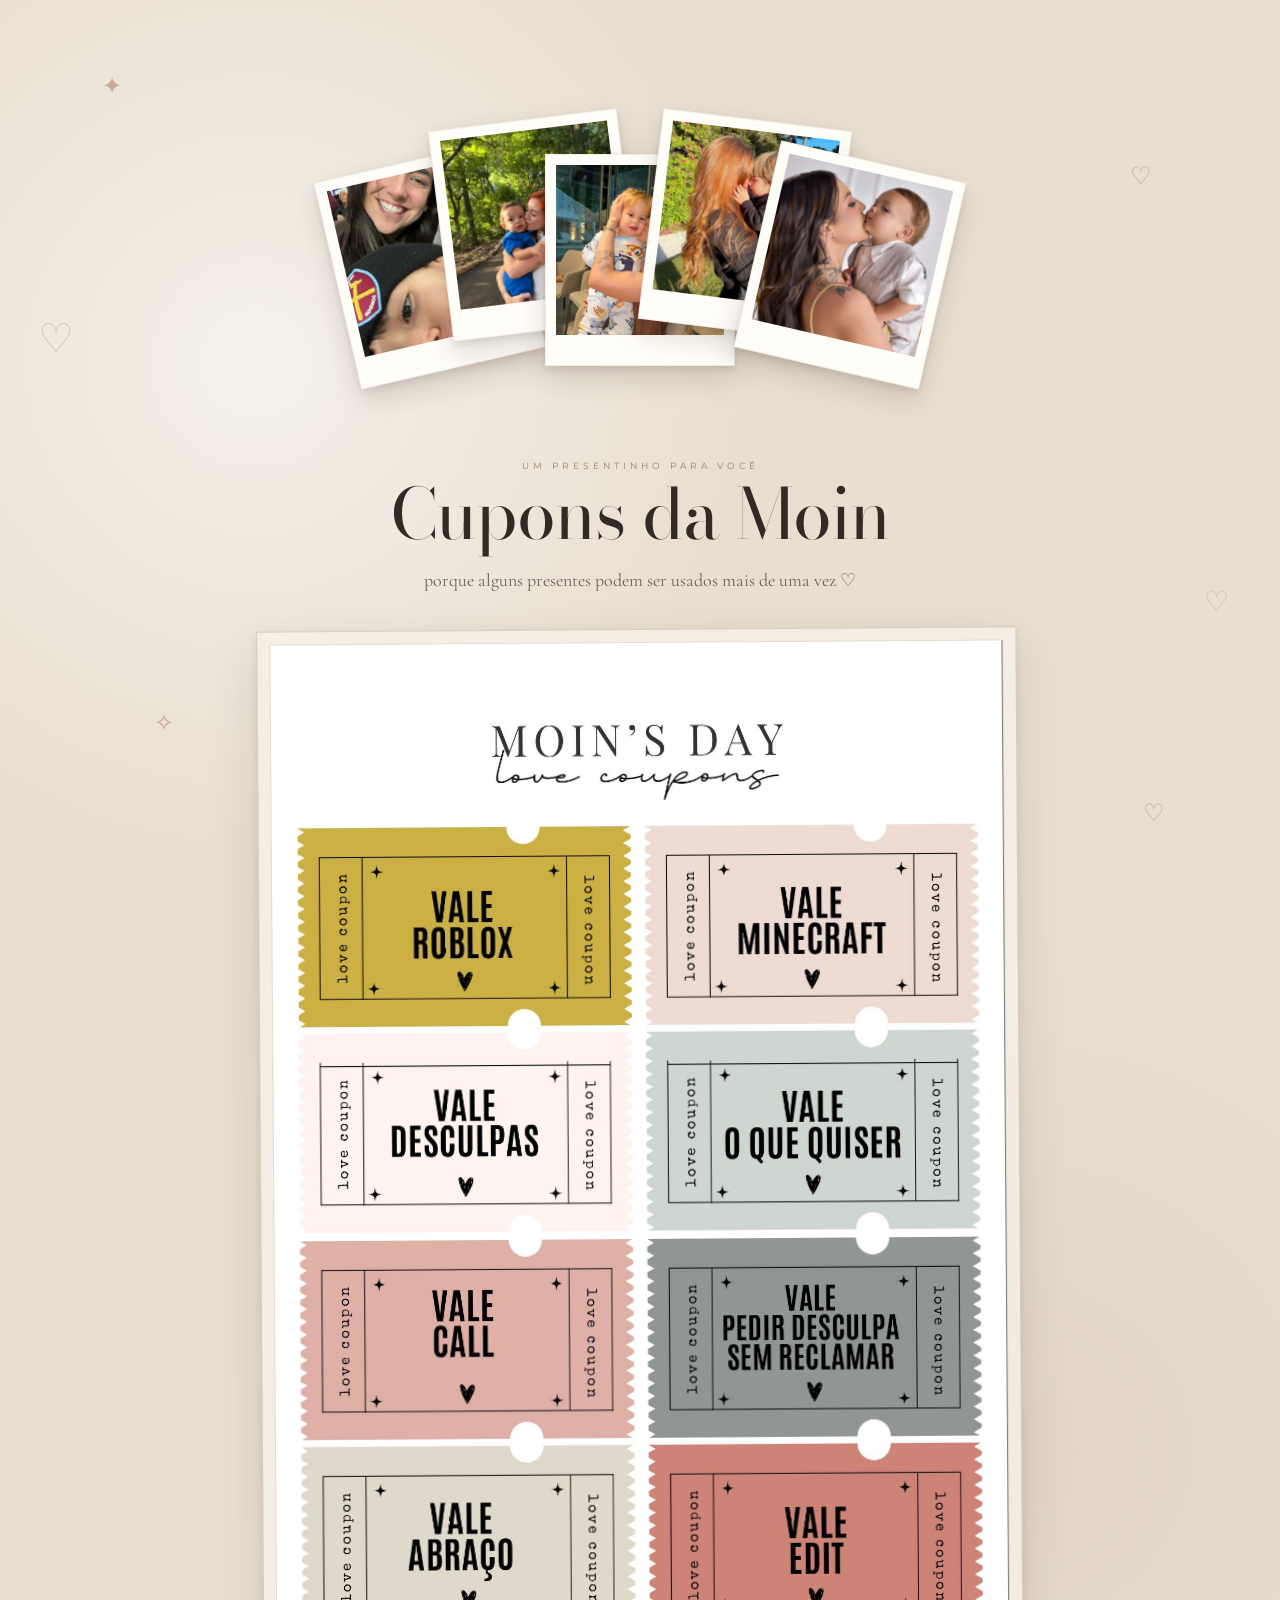
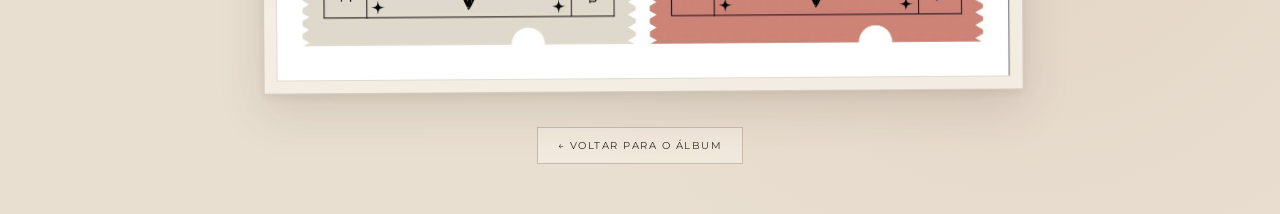
<file: cupons.html>
<!DOCTYPE html>
<html lang="pt-BR">

<head>

    <meta charset="UTF-8">

    <meta
        name="viewport"
        content="width=device-width, initial-scale=1.0"
    >

    <title>Cupons da Moin ❤️</title>

    <link
        rel="stylesheet"
        href="cupons.css"
    >

</head>

<body>

    <!-- Pequenas decorações -->
    <div class="decor decor-1">✦</div>
    <div class="decor decor-2">♡</div>
    <div class="decor decor-3">✧</div>
    <div class="decor decor-4">♡</div>


    <!-- Conteúdo principal -->
    <main class="cupons">


        <!-- =====================================
             PILHA DE POLAROIDS
        ====================================== -->

        <div class="polaroids-area">

            <div class="polaroid polaroid-1">

                <img
                    src="imagens/foto1.jpg"
                    alt="Foto da Moin 1"
                >

            </div>


            <div class="polaroid polaroid-2">

                <img
                    src="imagens/foto2.jpg"
                    alt="Foto da Moin 2"
                >

            </div>


            <div class="polaroid polaroid-3">

                <img
                    src="imagens/foto3.jpg"
                    alt="Foto da Moin 3"
                >

            </div>


            <div class="polaroid polaroid-4">

                <img
                    src="imagens/foto4.jpg"
                    alt="Foto da Moin 4"
                >

            </div>


            <div class="polaroid polaroid-5">

                <img
                    src="imagens/foto5.jpg"
                    alt="Foto da Moin 5"
                >

            </div>

        </div>


        <!-- =====================================
             TÍTULO DOS CUPONS
        ====================================== -->

        <p class="mini-titulo">
            UM PRESENTINHO PARA VOCÊ
        </p>


        <h1>
            Cupons da Moin
        </h1>


        <p class="subtitulo">
            porque alguns presentes podem ser usados
            mais de uma vez ♡
        </p>


        <!-- =====================================
             IMAGEM DOS CUPONS
        ====================================== -->

        <div class="imagem-cupons">

            <img
                src="imagens/cupons.jpg"
                alt="Cupons especiais para a Moin"
            >

        </div>


        <!-- =====================================
             BOTÃO VOLTAR
        ====================================== -->

        <a
            href="index.html"
            class="voltar"
        >
            ← voltar para o álbum
        </a>

    </main>


    <!-- Corações decorativos -->

    <div class="coracao coracao-1">
        ♡
    </div>

    <div class="coracao coracao-2">
        ♡
    </div>

    <div class="coracao coracao-3">
        ♡
    </div>


</body>

</html>
</file>
<file: cupons.css>
@import url('https://fonts.googleapis.com/css2?family=Allura&family=Bodoni+Moda:opsz,wght@6..96,400;6..96,500&family=Cormorant+Garamond:wght@400;500;600&family=Montserrat:wght@400;500&display=swap');


:root {

    --areia: #e9dfd0;
    --papel: #f7f1e8;

    --tinta: #342a25;
    --tinta-suave: #6e6259;

    --marrom-claro: #9a806d;

    --terracota: #9c6252;
    --dourado: #a9895d;

    --serif: "Cormorant Garamond", serif;
    --titulo: "Bodoni Moda", serif;
    --script: "Allura", cursive;
    --sans: "Montserrat", sans-serif;
}


/* ========================================
   BASE
======================================== */

* {
    box-sizing: border-box;
}


html {
    min-height: 100%;
}


body {

    margin: 0;

    min-height: 100vh;

    background:
        radial-gradient(
            circle at 20% 20%,
            rgba(255, 255, 255, .55),
            transparent 28%
        ),
        radial-gradient(
            circle at 80% 80%,
            rgba(156, 98, 82, .08),
            transparent 30%
        ),
        var(--areia);

    color: var(--tinta);

    font-family: var(--serif);

    overflow-x: hidden;
}


/* ========================================
   DECORAÇÕES
======================================== */

.decor {

    position: fixed;

    z-index: 1;

    color: var(--terracota);

    opacity: .45;

    pointer-events: none;

    font-size: 24px;
}


.decor-1 {
    top: 8%;
    left: 8%;
}


.decor-2 {
    top: 18%;
    right: 10%;
}


.decor-3 {
    bottom: 18%;
    left: 12%;
}


.decor-4 {
    bottom: 8%;
    right: 9%;
}


/* ========================================
   CONTEÚDO
======================================== */

.cupons {

    position: relative;

    z-index: 2;

    width: min(900px, 92%);

    margin: 0 auto;

    padding: 55px 20px 50px;

    text-align: center;
}


/* ========================================
   POLAROIDS
======================================== */

.polaroids-area {

    position: relative;

    width: 100%;

    height: 390px;

    margin: 0 auto 15px;

    display: flex;

    justify-content: center;

    align-items: center;
}


.polaroid {

    position: absolute;

    width: 190px;

    padding: 10px 10px 30px;

    background: #fffdf8;

    border: 1px solid rgba(70, 52, 40, .08);

    box-shadow:
        0 12px 25px rgba(70, 52, 40, .18),
        0 3px 7px rgba(70, 52, 40, .10);

    opacity: 0;

    transform:
        translate(0, 25px)
        rotate(0deg)
        scale(.82);

    animation:
        abrirPolaroid 1s ease forwards;

    transition:
        transform .35s ease,
        box-shadow .35s ease;
}


/*
   Todas as fotos possuem exatamente
   o mesmo espaço.

   object-fit: cover faz a imagem
   preencher completamente o quadro,
   mesmo que cada JPG tenha um formato
   diferente.
*/

.polaroid img {

    display: block;

    width: 100%;

    height: 170px;

    object-fit: cover;

    object-position: center;

    background: #eee7dc;
}


/* ========================================
   ANIMAÇÃO DOS POLAROIDS
======================================== */

.polaroid-1 {

    animation-delay: .25s;

    --rotacao: -13deg;

    --x: -210px;

    --y: 15px;
}


.polaroid-2 {

    animation-delay: .45s;

    --rotacao: -7deg;

    --x: -105px;

    --y: -25px;
}


.polaroid-3 {

    animation-delay: .65s;

    --rotacao: 0deg;

    --x: 0px;

    --y: 10px;
}


.polaroid-4 {

    animation-delay: .85s;

    --rotacao: 7deg;

    --x: 105px;

    --y: -25px;
}


.polaroid-5 {

    animation-delay: 1.05s;

    --rotacao: 13deg;

    --x: 210px;

    --y: 15px;
}


@keyframes abrirPolaroid {

    0% {

        opacity: 0;

        transform:
            translate(0, 25px)
            rotate(0deg)
            scale(.82);
    }

    60% {

        opacity: 1;
    }

    100% {

        opacity: 1;

        transform:
            translate(var(--x), var(--y))
            rotate(var(--rotacao))
            scale(1);
    }
}


/* ========================================
   HOVER DAS FOTOS
======================================== */

.polaroid:hover {

    z-index: 20;

    transform:
        translate(var(--x), calc(var(--y) - 8px))
        rotate(0deg)
        scale(1.06);

    box-shadow:
        0 20px 35px rgba(70, 52, 40, .25);
}


/* ========================================
   TÍTULOS
======================================== */

.mini-titulo {

    margin: 0 0 8px;

    font-family: var(--sans);

    font-size: 9px;

    letter-spacing: 4px;

    text-transform: uppercase;

    color: var(--marrom-claro);
}


h1 {

    margin: 0;

    font-family: var(--titulo);

    font-size: clamp(38px, 7vw, 70px);

    font-weight: 400;

    letter-spacing: -1px;

    line-height: 1;

    color: var(--tinta);
}


.subtitulo {

    max-width: 450px;

    margin: 18px auto 35px;

    font-size: 18px;

    line-height: 1.5;

    color: var(--tinta-suave);
}


/* ========================================
   IMAGEM DOS CUPONS
======================================== */

.imagem-cupons {

    width: 100%;

    max-width: 760px;

    margin: 0 auto;

    padding: 12px;

    background: rgba(247, 241, 232, .8);

    border: 1px solid rgba(154, 128, 109, .3);

    box-shadow:
        0 18px 45px rgba(70, 52, 40, .14),
        0 3px 10px rgba(70, 52, 40, .08);

    transform: rotate(-.4deg);

    transition:
        transform .4s ease,
        box-shadow .4s ease;
}


.imagem-cupons:hover {

    transform:
        rotate(0deg)
        translateY(-3px);

    box-shadow:
        0 22px 55px rgba(70, 52, 40, .18);
}


.imagem-cupons img {

    display: block;

    width: 100%;

    height: auto;

    border: 1px solid rgba(154, 128, 109, .18);
}


/* ========================================
   BOTÃO VOLTAR
======================================== */

.voltar {

    display: inline-block;

    margin-top: 35px;

    padding: 11px 20px;

    border: 1px solid rgba(154, 128, 109, .45);

    color: var(--tinta);

    background: rgba(247, 241, 232, .55);

    font-family: var(--sans);

    font-size: 10px;

    letter-spacing: 1.5px;

    text-transform: uppercase;

    text-decoration: none;

    transition:
        background .3s ease,
        transform .3s ease,
        border-color .3s ease;
}


.voltar:hover {

    background: rgba(255, 255, 255, .65);

    border-color: var(--terracota);

    transform: translateY(-2px);
}


/* ========================================
   CORAÇÕES
======================================== */

.coracao {

    position: fixed;

    z-index: 1;

    color: var(--terracota);

    opacity: .25;

    pointer-events: none;

    font-family: var(--serif);

    font-size: 40px;

    animation: flutuar 5s ease-in-out infinite;
}


.coracao-1 {

    top: 35%;

    left: 3%;

    animation-delay: 0s;
}


.coracao-2 {

    top: 65%;

    right: 4%;

    font-size: 28px;

    animation-delay: 1.5s;
}


.coracao-3 {

    bottom: 5%;

    left: 45%;

    font-size: 22px;

    animation-delay: 3s;
}


@keyframes flutuar {

    0%,
    100% {

        transform: translateY(0);
    }

    50% {

        transform: translateY(-8px);
    }
}


/* ========================================
   CELULAR
======================================== */

@media (max-width: 700px) {

    .cupons {

        width: 94%;

        padding:
            35px 5px
            35px;
    }


    .polaroids-area {

        height: 360px;

        margin-bottom: 0;
    }


    .polaroid {

        width: 125px;

        padding:
            7px
            7px
            22px;
    }


    .polaroid img {

        height: 110px;
    }


    .polaroid-1 {

        --x: -125px;

        --y: 55px;

        --rotacao: -13deg;
    }


    .polaroid-2 {

        --x: -62px;

        --y: 5px;

        --rotacao: -7deg;
    }


    .polaroid-3 {

        --x: 0px;

        --y: -25px;

        --rotacao: 0deg;
    }


    .polaroid-4 {

        --x: 62px;

        --y: 5px;

        --rotacao: 7deg;
    }


    .polaroid-5 {

        --x: 125px;

        --y: 55px;

        --rotacao: 13deg;
    }


    .mini-titulo {

        font-size: 8px;

        letter-spacing: 3px;
    }


    h1 {

        font-size: 43px;
    }


    .subtitulo {

        margin-top: 14px;

        margin-bottom: 25px;

        font-size: 16px;

        padding: 0 10px;
    }


    .imagem-cupons {

        padding: 7px;

        transform: rotate(0deg);
    }


    .imagem-cupons:hover {

        transform: none;
    }


    .voltar {

        margin-top: 25px;

        font-size: 9px;
    }


    .decor {

        font-size: 18px;
    }


    .coracao {

        font-size: 28px;
    }

}


/* ========================================
   CELULARES MUITO PEQUENOS
======================================== */

@media (max-width: 390px) {

    .polaroids-area {

        height: 335px;
    }


    .polaroid {

        width: 105px;

        padding:
            6px
            6px
            19px;
    }


    .polaroid img {

        height: 90px;
    }


    .polaroid-1 {

        --x: -92px;

        --y: 48px;
    }


    .polaroid-2 {

        --x: -46px;

        --y: 3px;
    }


    .polaroid-3 {

        --x: 0px;

        --y: -22px;
    }


    .polaroid-4 {

        --x: 46px;

        --y: 3px;
    }


    .polaroid-5 {

        --x: 92px;

        --y: 48px;
    }

}
</file>
